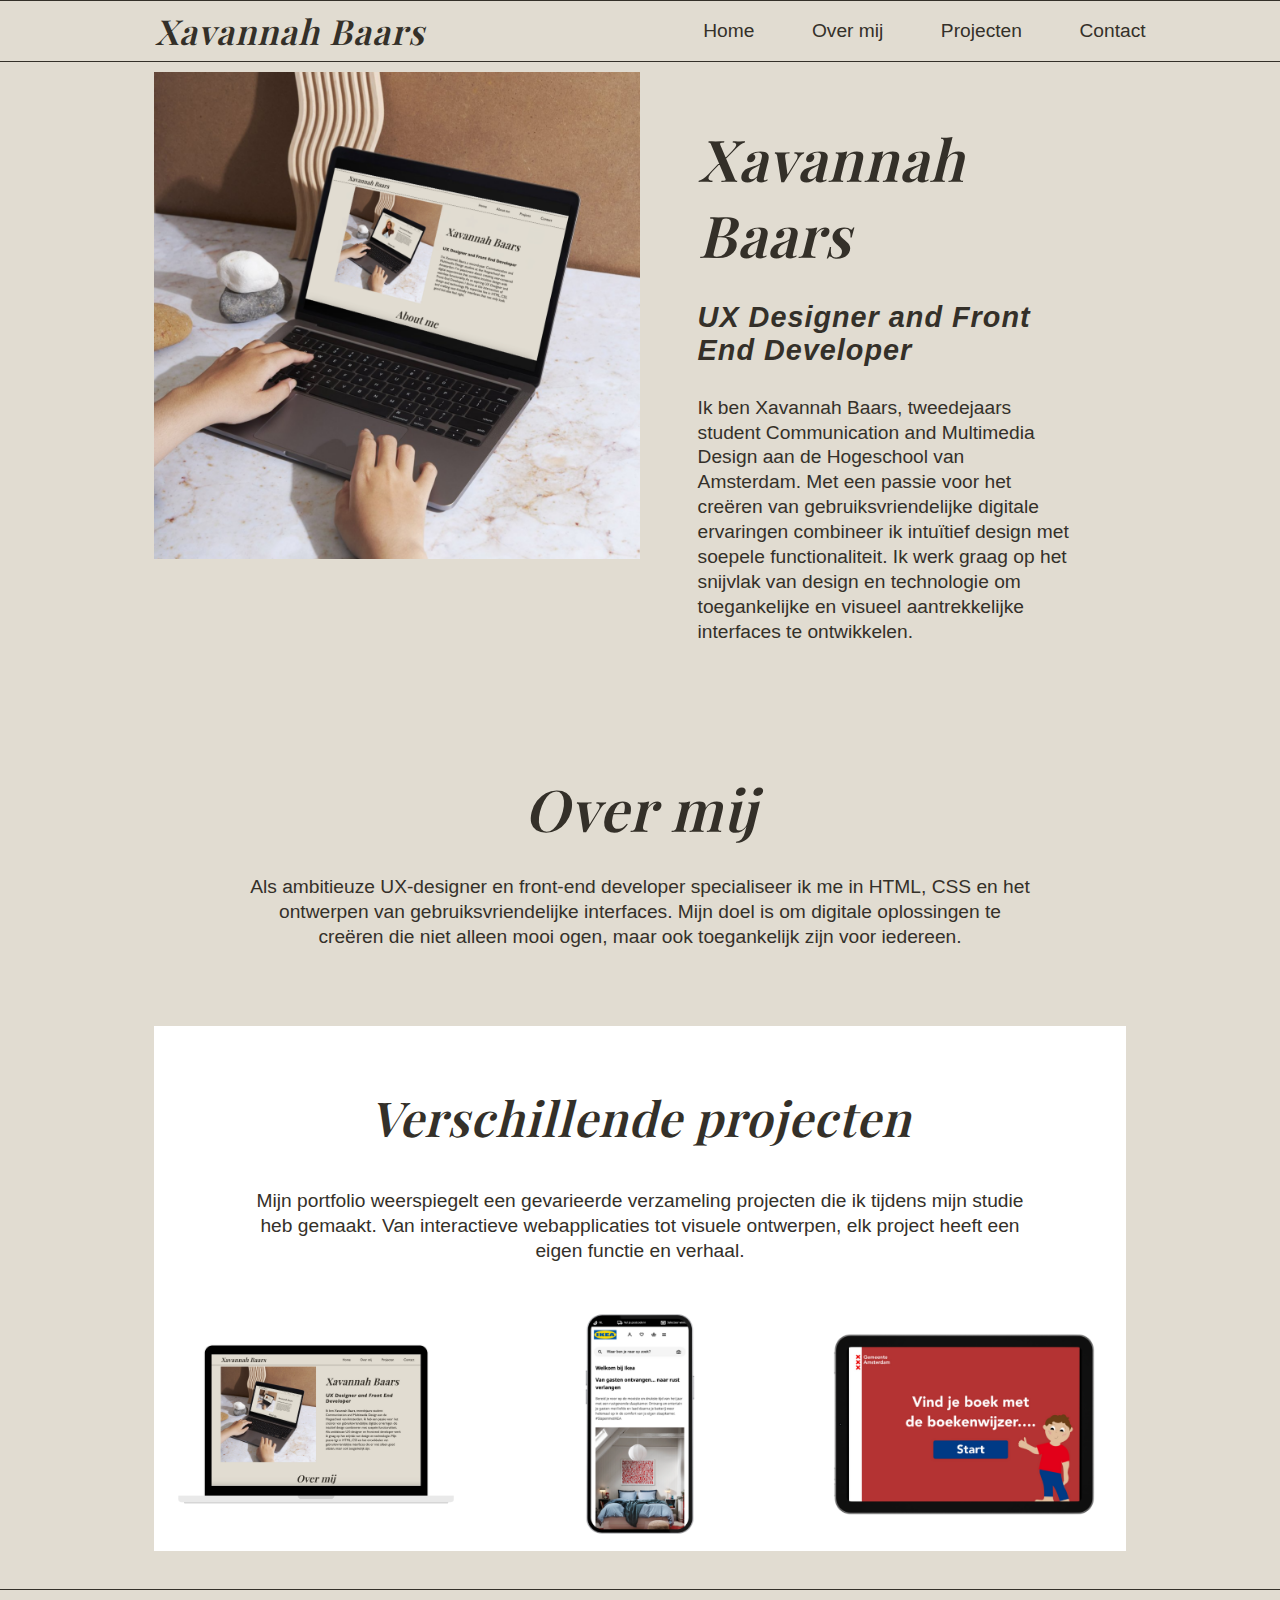
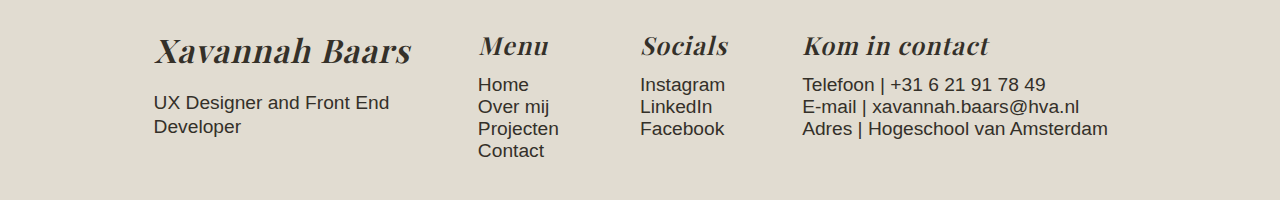
<file: index.html>
<!DOCTYPE html>
<html lang="nl">
<head>
    <meta charset="UTF-8">
    <meta name="viewport" content="width=device-width, initial-scale=1.0">
    <title>Portfolio</title>
    <link rel="stylesheet" href="css/main.css">
    <link rel="stylesheet" href="css/homepagina.css">
</head>
<body>
    <header class="navbar">
        <ul>
            <li><a href="index.html"><h1>Xavannah Baars</h1></a></li>
            <li><button><img src="images/menu-dropdown.svg"></button></li>
        </ul>
        <nav>
            <ul>
                <li><a href="index.html">Home</a></li>
                <li><a href="overmij.html">Over mij</a></li>
                <li><a href="projecten.html">Projecten</a></li>
                <li><a href="contact.html">Contact</a></li>
            </ul>
        </nav>
    </header>
    <main>
        <!-- section 1: voorblad -->
        <section>
            <div>
                <h2>Xavannah Baars</h2>
                <h3>UX Designer and Front End Developer</h3>
                <p>Ik ben Xavannah Baars, tweedejaars student Communication and Multimedia Design aan de Hogeschool van Amsterdam. Met een passie voor het creëren van gebruiksvriendelijke digitale ervaringen combineer ik intuïtief design met soepele functionaliteit. Ik werk graag op het snijvlak van design en technologie om toegankelijke en visueel aantrekkelijke interfaces te ontwikkelen.</p>
            </div>
                <img src="images/homepage.png">
        </section>
        <!-- section 2: over mij -->
        <section>
            <h2>Over mij</h2>
            <p>Als ambitieuze UX-designer en front-end developer specialiseer ik me in HTML, CSS en het ontwerpen van gebruiksvriendelijke interfaces. Mijn doel is om digitale oplossingen te creëren die niet alleen mooi ogen, maar ook toegankelijk zijn voor iedereen.</p>
        </section>
        <!-- section 3: verschillende soorten projecten heading-->
        <section>
            <h2>Verschillende projecten</h2>
            <p>Mijn portfolio weerspiegelt een gevarieerde verzameling projecten die ik tijdens mijn studie heb gemaakt. Van interactieve webapplicaties tot visuele ontwerpen, elk project heeft een eigen functie en verhaal.</p>
        </section>
         <!-- section 4: verschillende soorten projecten -->
        <section>
            <article class="container">
                <h3>IKEA Redesign</h3>
                <a href="projecten.html#portfolio"><img src="images/portfolio-1.png" alt="portfolio mock up" class="image"></a>
                <div class="middle">
                    <div class="text"><strong>Portfolio</strong></div>
                </div>
            </article>
            <article class="container">
                <h3>Portfolio</h3>
                <a href="projecten.html#ikea"><img src="images/ikea-3.png" alt="ikea redesign mock up" class="image"></a>
                <div class="middle">
                    <div class="text"><strong>IKEA Redesign</strong></div>
                </div>
            </article>
            <article class="container">
                <h3>Portfolio 1</h3>
                <a href="projecten.html#boekenwijzer"><img src="images/boekenwijzer-4.png" alt="gemeente amsterdam boekenwijzer mock up" class="image"></a>
                <div class="middle">
                    <div class="text"><strong>Gemeente Amsterdam Boekenwijzer</strong></div>
                </div>
            </article>
        </section> 
    </main>
    <footer>
        <article>
            <h2>Xavannah Baars</h2>
            <p>UX Designer and Front End Developer</p>
        </article>
        <article>
            <h3>Menu</h3>
            <ul>
                <li><a href="index.html">Home</a></li>
                <li><a href="overmij.html">Over mij</a></li>
                <li><a href="projecten.html">Projecten</a></li>
                <li><a href="contact.html">Contact</a></li>
            </ul>
        </article>
        <article>
            <h3>Socials</h3>
            <ul>
                <li><a href="https://www.instagram.com/xavannahx_/">Instagram</a></li>
                <li><a href="https://www.linkedin.com/in/xavannah-baars-1510161a3//">LinkedIn</a></li>
                <li>Facebook</li>
            </ul>
        </article>
        <article>
            <h3>Kom in contact</h3>
            <ul>
                <li><a href="tel:0621917849">Telefoon | +31 6 21 91 78 49</a></li>
                <li><a href="tel:0621917849">E-mail | xavannah.baars@hva.nl</a></li>
                <li><a href="#">Adres | Hogeschool van Amsterdam</a></li>
            </ul>
        </article>
    </footer>
</body>
    <script src="javascript.js"></script>
</html>
</file>
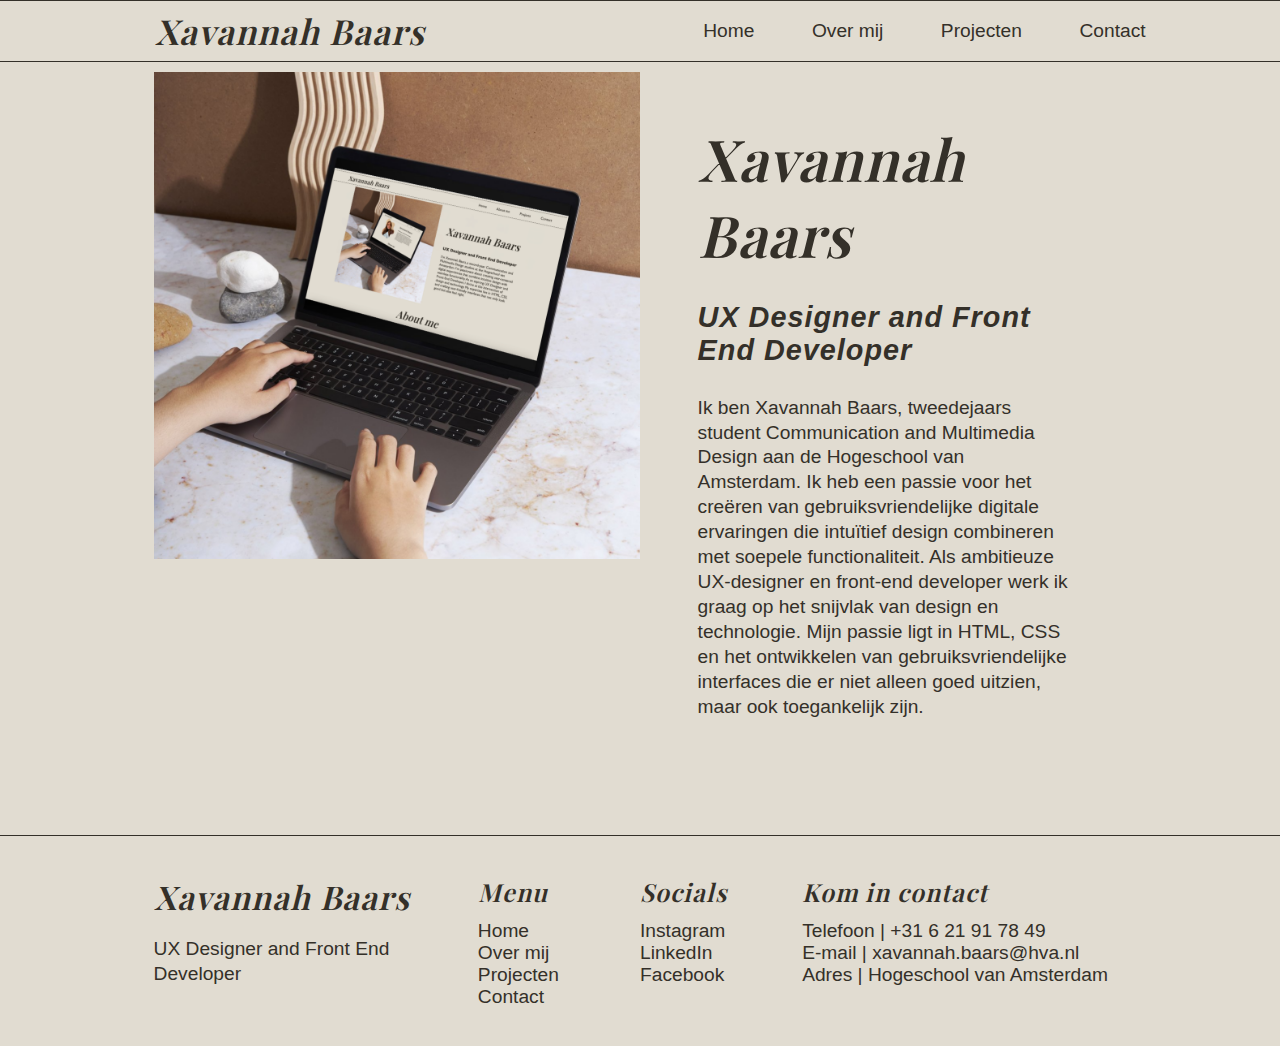
<file: contact.html>
<!DOCTYPE html>
<html lang="nl">
<head>
    <meta charset="UTF-8">
    <meta name="viewport" content="width=device-width, initial-scale=1.0">
    <title>Portfolio</title>
    <link rel="stylesheet" href="css/main.css">
    <link rel="stylesheet" href="css/homepagina.css">
</head>
<body>
    <header class="navbar">
        <ul>
            <li><a href="index.html"><h1>Xavannah Baars</h1></a></li>
            <li><button><img src="images/menu-dropdown.svg"></button></li>
        </ul>
        <nav>
            <ul>
                <li><a href="index.html">Home</a></li>
                <li><a href="overmij.html">Over mij</a></li>
                <li><a href="projecten.html">Projecten</a></li>
                <li><a href="contact.html">Contact</a></li>
            </ul>
        </nav>
    </header>
    <main>
        <!-- section 1: voorblad -->
        <section>
            <div>
                <h2>Xavannah Baars</h2>
                <h3>UX Designer and Front End Developer</h3>
                <p>Ik ben Xavannah Baars, tweedejaars student Communication and Multimedia Design aan de Hogeschool van Amsterdam. Ik heb een passie voor het creëren van gebruiksvriendelijke digitale ervaringen die intuïtief design combineren met soepele functionaliteit. Als ambitieuze UX-designer en front-end developer werk ik graag op het snijvlak van design en technologie. Mijn passie ligt in HTML, CSS en het ontwikkelen van gebruiksvriendelijke interfaces die er niet alleen goed uitzien, maar ook toegankelijk zijn.</p>
            </div>
                <img src="images/homepage.png">
        </section>
        <!-- section 2: contact -->
    </main>
    <footer>
        <article>
            <h2>Xavannah Baars</h2>
            <p>UX Designer and Front End Developer</p>
        </article>
        <article>
            <h3>Menu</h3>
            <ul>
                <li><a href="index.html">Home</a></li>
                <li><a href="overmij.html">Over mij</a></li>
                <li><a href="projecten.html">Projecten</a></li>
                <li><a href="contact.html">Contact</a></li>
            </ul>
        </article>
        <article>
            <h3>Socials</h3>
            <ul>
                <li><a href="https://www.instagram.com/xavannahx_/">Instagram</a></li>
                <li><a href="https://www.linkedin.com/in/xavannah-baars-1510161a3//">LinkedIn</a></li>
                <li>Facebook</li>
            </ul>
        </article>
        <article>
            <h3>Kom in contact</h3>
            <ul>
                <li><a href="tel:0621917849">Telefoon | +31 6 21 91 78 49</a></li>
                <li><a href="tel:0621917849">E-mail | xavannah.baars@hva.nl</a></li>
                <li><a href="#">Adres | Hogeschool van Amsterdam</a></li>
            </ul>
        </article>
    </footer>
</body>
    <script src="javascript.js"></script>
</html>
</file>
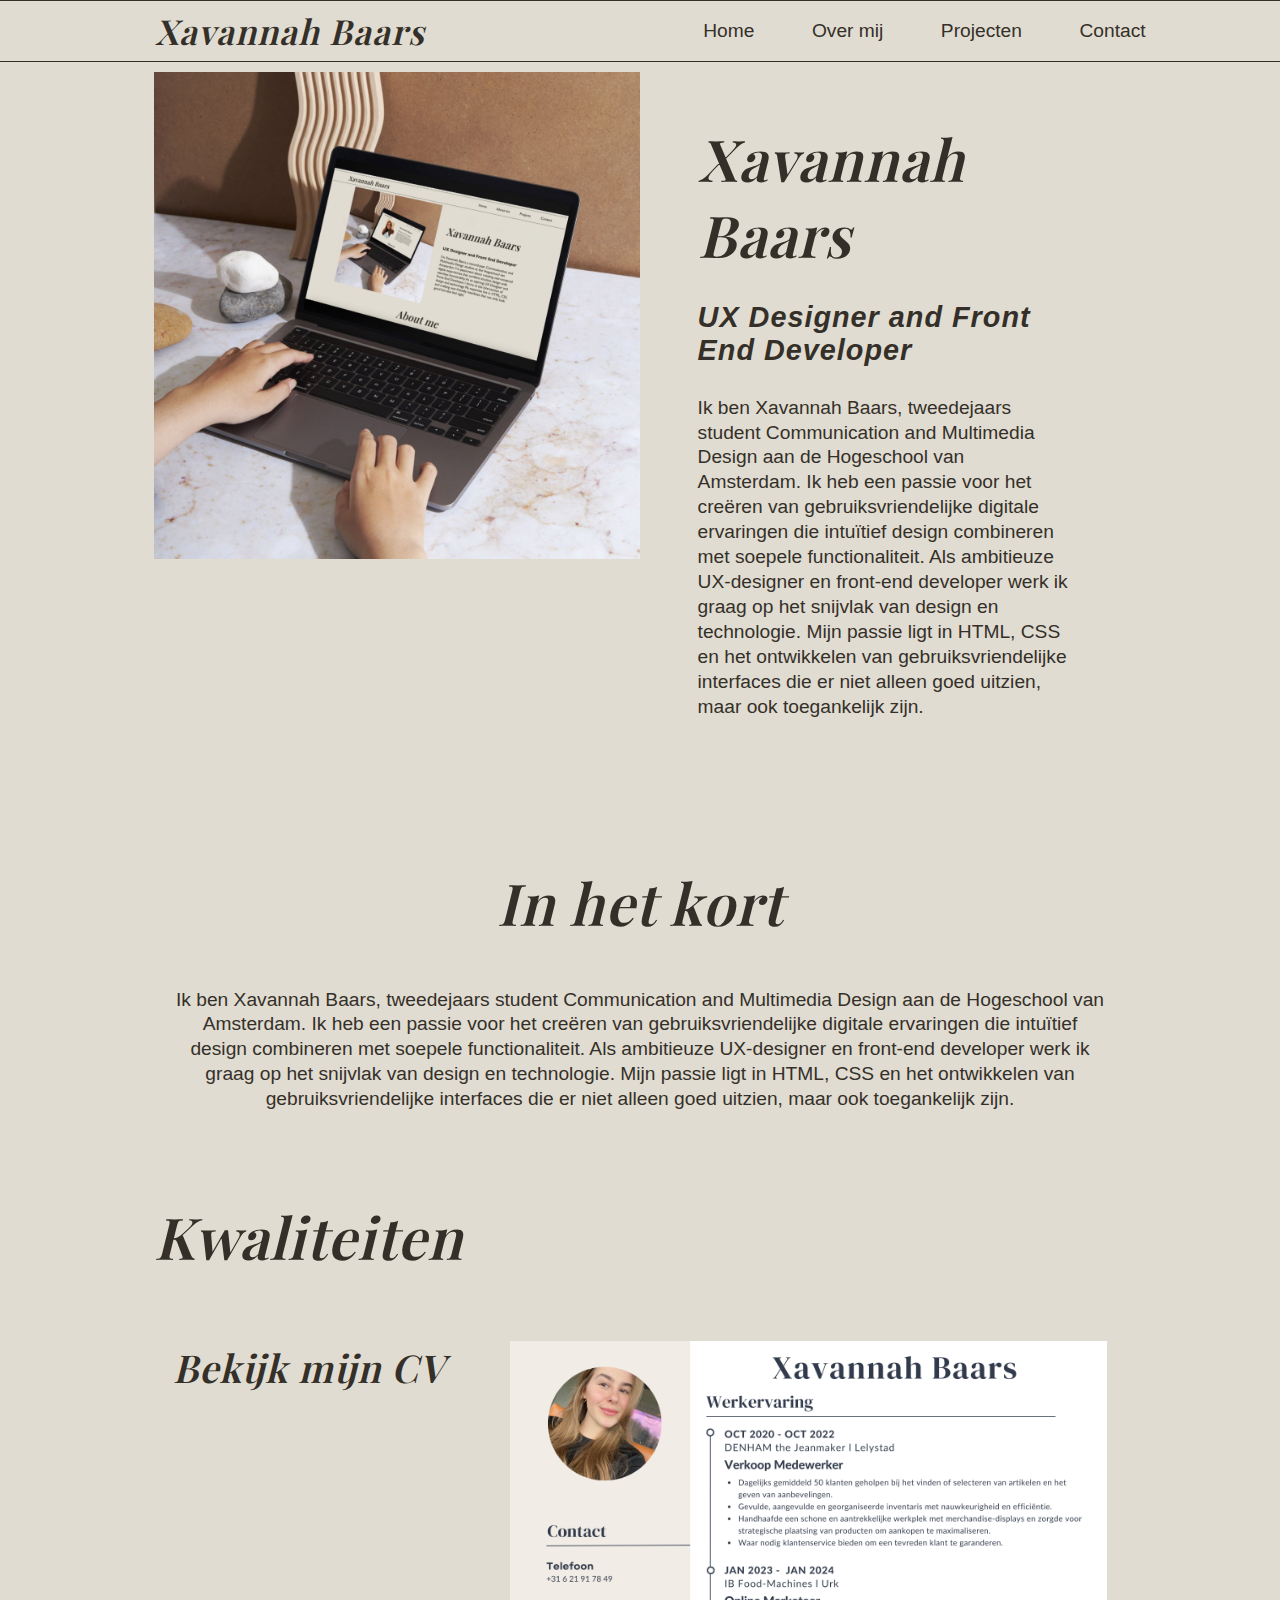
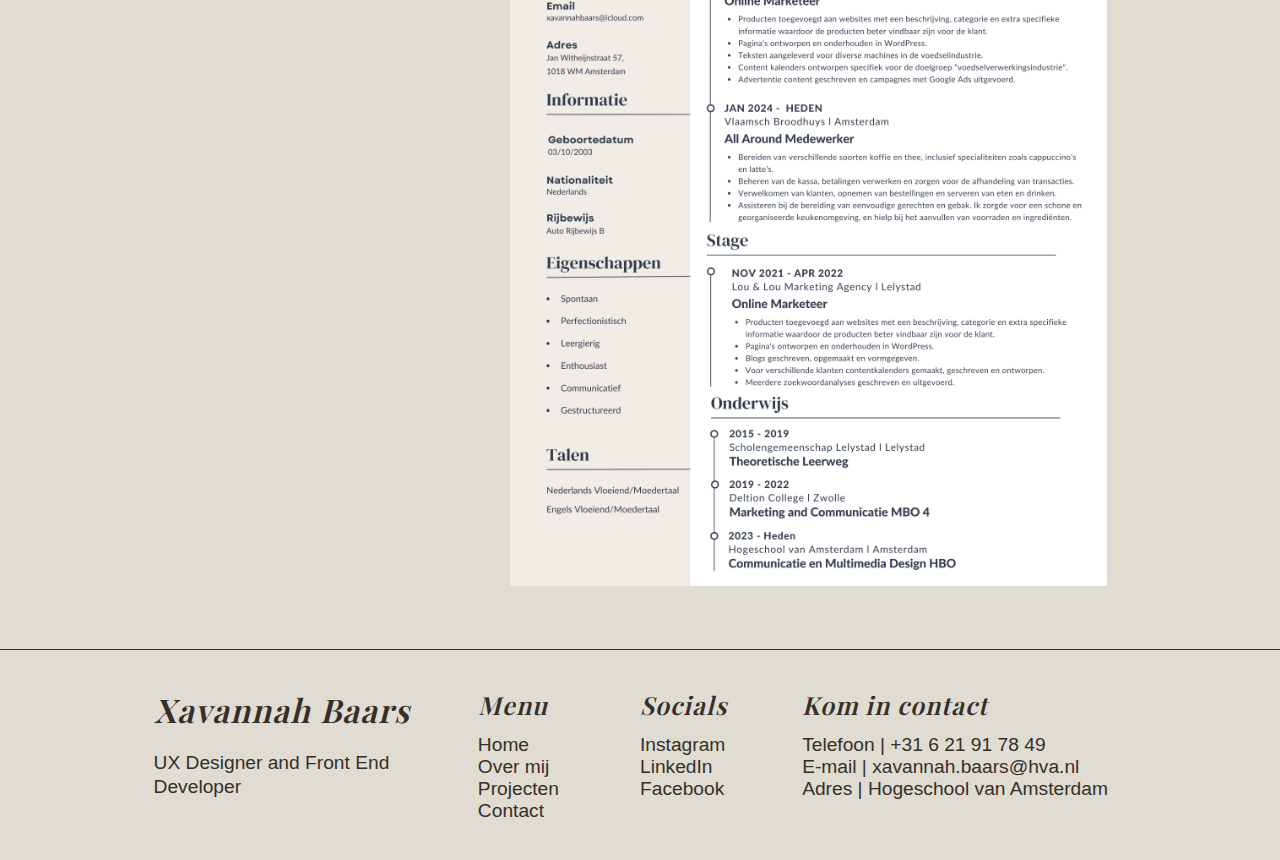
<file: overmij.html>
<!DOCTYPE html>
<html lang="nl">
<head>
    <meta charset="UTF-8">
    <meta name="viewport" content="width=device-width, initial-scale=1.0">
    <title>Portfolio</title>
    <link rel="stylesheet" href="css/main.css">
    <link rel="stylesheet" href="css/overmij.css">
</head>
<body>
    <header class="navbar">
        <ul>
            <li><a href="index.html"><h1>Xavannah Baars</h1></a></li>
            <li><button><img src="images/menu-dropdown.svg"></button></li>
        </ul>
        <nav>
            <ul>
                <li><a href="index.html">Home</a></li>
                <li><a href="overmij.html">Over mij</a></li>
                <li><a href="projecten.html">Projecten</a></li>
                <li><a href="contact.html">Contact</a></li>
            </ul>
        </nav>
    </header>
    <main>
        <!-- section 1: voorblad -->
        <section>
            <div>
                <h2>Xavannah Baars</h2>
                <h3>UX Designer and Front End Developer</h3>
                <p>Ik ben Xavannah Baars, tweedejaars student Communication and Multimedia Design aan de Hogeschool van Amsterdam. Ik heb een passie voor het creëren van gebruiksvriendelijke digitale ervaringen die intuïtief design combineren met soepele functionaliteit. Als ambitieuze UX-designer en front-end developer werk ik graag op het snijvlak van design en technologie. Mijn passie ligt in HTML, CSS en het ontwikkelen van gebruiksvriendelijke interfaces die er niet alleen goed uitzien, maar ook toegankelijk zijn.</p>
            </div>
                <img src="images/homepage.png">
        </section>
        <!-- section 2: over mij -->
        <section>
            <h2>In het kort</h2>
            <p>Ik ben Xavannah Baars, tweedejaars student Communication and Multimedia Design aan de Hogeschool van Amsterdam. Ik heb een passie voor het creëren van gebruiksvriendelijke digitale ervaringen die intuïtief design combineren met soepele functionaliteit. Als ambitieuze UX-designer en front-end developer werk ik graag op het snijvlak van design en technologie. Mijn passie ligt in HTML, CSS en het ontwikkelen van gebruiksvriendelijke interfaces die er niet alleen goed uitzien, maar ook toegankelijk zijn.</p>
        </section>

        <section>
            <h2>Kwaliteiten</h2>
    </section>
        <!-- section 4: CV -->
        <section>
                <h3>Bekijk mijn CV</h3>
                <a href="images/xavannah-baars-cv.pdf" attributes-list download><img src="images/xavannah-baars-cv.png" alt=" cv xavannah baars"></a>
        </section>
    </main>
    <footer>
        <article>
            <h2>Xavannah Baars</h2>
            <p>UX Designer and Front End Developer</p>
        </article>
        <article>
            <h3>Menu</h3>
            <ul>
                <li><a href="index.html">Home</a></li>
                <li><a href="overmij.html">Over mij</a></li>
                <li><a href="projecten.html">Projecten</a></li>
                <li><a href="contact.html">Contact</a></li>
            </ul>
        </article>
        <article>
            <h3>Socials</h3>
            <ul>
                <li><a href="https://www.instagram.com/xavannahx_/">Instagram</a></li>
                <li><a href="https://www.linkedin.com/in/xavannah-baars-1510161a3//">LinkedIn</a></li>
                <li>Facebook</li>
            </ul>
        </article>
        <article>
            <h3>Kom in contact</h3>
            <ul>
                <li><a href="tel:0621917849">Telefoon | +31 6 21 91 78 49</a></li>
                <li><a href="tel:0621917849">E-mail | xavannah.baars@hva.nl</a></li>
                <li><a href="#">Adres | Hogeschool van Amsterdam</a></li>
            </ul>
        </article>
    </footer>
</body>
    <script src="javascript.js"></script>
</html>
</file>
<file: css/main.css>
/* Fonts */

@font-face {
    font-family: "Playfair Display";
    src: url('../fonts/PlayfairDisplay-VariableFont_wght.ttf');
    font-weight: 600;
}

:root {
    /* HET KLEURENPALET */
    --color-text:#343029;
    --color-text2:#343029;
    --color-bg:#e1dcd1;
    --color-bg-white:#ffffff;
    
    --color-bg-button:#5B5448;
    
    --color-accent: #5B5448;
    --color-accent2: #ffffff;
}

@media (prefers-color-scheme:dark) {
    :root {
      --color-text:#ffffff;
      --color-text2:#343029;
      --color-bg:#5B5448;
      
      --color-bg-button:#D4C9B5;
      
      --color-accent: #D4C9B5;
      --color-accent2: #D4C9B5;
    }
  }


  html {
    scroll-behavior: smooth;
}
/* Body */ 

body {
    margin: 0;
    font-family: 'Gill Sans', 'Gill Sans MT', Calibri, 'Trebuchet MS', sans-serif;
    font-size: 1.2em;
    color: var(--color-text);
    background-color: var(--color-bg);
}

h1 {
    margin: 0;
    font-family: "Playfair Display";
    font-style: italic;
    font-size: 1.8em;
    letter-spacing: 1px;
}


h2 {
    font-family: "Playfair Display";
    font-style: italic;
    font-size: 3em;
    letter-spacing: 1px;
}

h3 {
    font-family: "Playfair Display";
    font-style: italic;
    font-size: 2em;
    letter-spacing: 1px;
}

p { 
    line-height: 1.3em;
}

/* Header */

header {
    position: sticky;
}

header ul:nth-of-type(1) {
    margin: 0;
    display: flex;
    justify-content: space-between;
    align-items: center;
    list-style: none;
}

header nav {
    position: fixed;
    inset: 0;
    background-color: var(--color-bg);
    z-index: 1;
    translate: -100%;
    transition: 0.5s;
}

header nav.open {
    translate: 0;
}
 
header img {
    width: 25px;
    height: 25px;

}

header button {
    position: relative;
    z-index: 2;
    background-color: var(--color-bg);
    border: none;
}

header nav ul {
    padding: 0;
}

header nav li {
    list-style: none;
    margin-left: 1em;
    padding: 1em;
}

.navbar {
    border-top: 1px solid var(--color-text);
    border-bottom: 1px solid var(--color-text);
}

header nav ul:nth-of-type(1) {
    display: flex;
    flex-direction: column;
    align-items:baseline;
}

a { 
    color: var(--color-text);
    text-decoration: none;
}

a:hover, a:active, a:focus {
    color:  var(--color-accent);
}

.nav-link-selected {
    color:  var(--color-accent);
}


/* main */



/* Footer */

footer {
    padding: 1em;
    border-top: 1px solid var(--color-text);
}

footer article li{
    list-style: none;
}

footer article ul{
    padding: 0;
    margin: 0;
}

footer h2 {
    margin: 0;
    font-size: 1.7em;
}

footer h3 {
    margin: 0;
    font-size: 1.3em;
    padding-bottom: 0.5em;
}

footer article:nth-of-type(2) {
    display: none;
}

footer article:nth-of-type(3) {
    display: none;
}

@media (width > 800px) {
    header {
        padding-right: 3em;
        padding-left: 3em;
        display: flex;
        justify-content: space-between;
        align-items: center;
    }
    header nav {
        position: relative;
        background-color: none;
        translate: 0;
        transition: 0.5s;
    }

    header nav ul:nth-of-type(1) {
        flex-direction: unset;
        align-items: center;
        justify-content: space-between;
    }

    header button {
        display: none;
    }

    main {
        margin-right: 4em;
        margin-left: 4em;
    }

    footer {
        padding-right: 3em;
        padding-left: 3em;
        display: grid;
        grid-template-columns: 2fr 1fr 1fr 2fr;
        margin-top: 2em;
        padding-top: 2em;
        padding-bottom: 2em;
        border-top: 1px solid var(--color-text);
    }
    
    footer h3 {
        margin: 0;
        font-size: 1.3em;
        padding-bottom: 0.5em;
    }

    footer article:nth-of-type(2) {
        display: unset;
    }
    
    footer article:nth-of-type(3) {
        display: unset;
    }
}

@media (width > 1000px) {
    header {
        padding-right: 6em;
        padding-left: 6em;
    }

    main {
        margin-right: 8em;
        margin-left: 8em;
    }
    footer {
        padding-right: 8em;
        padding-left: 8em;
    }
}
</file>
<file: css/homepagina.css>
/* section intro */

section:nth-of-type(1) {
    display: grid;
    grid-template-columns: 1fr;
}

section:nth-of-type(1) h2 {
    margin: 0;
}

section:nth-of-type(1) h3 {
    font-family: 'Gill Sans', 'Gill Sans MT', Calibri, 'Trebuchet MS', sans-serif;
    font-size: 1.5em;
}

section:nth-of-type(1) div {
    margin: 1em;
}

section:nth-of-type(1) img {
    padding-top: 10px;
    grid-row: 1;
    width: 100%;
    height: auto;
}

/* section about me */

section:nth-of-type(2) {
    color: var(--color-text);
    padding: 1em;
    text-align: center;
}


section:nth-of-type(2) h2 {
    margin-top: 0;
}

/* section 3  */

section:nth-of-type(3) {
    background-color: var(--color-bg-white);
    color: var(--color-text2);
    padding: 1em;
    text-align: center;
}

section:nth-of-type(3) h2 {
    font-size: 2.5em;
}

/* section 4 */

section:nth-of-type(4) {
    background-color: var(--color-bg-white);
    color: var(--color-text2);
    display: grid;
    grid-template-columns: 1fr;
}

section:nth-of-type(4) h3 {
    margin: 0;
    padding-left: 1em;
}

section:nth-of-type(4) img {
    width: 100%;
    height: auto;
    transition: .5s ease;
}
   
/* hover image */

.container {
    position: relative;
    /* width: 50%; */
  }
  
  .middle {
    transition: .5s ease;
    opacity: 0;
    position: absolute;
    top: 40%;
    left: 50%;
    transform: translate(-50%, -50%);
    -ms-transform: translate(-50%, -50%);
    text-align: center;
  }
  
  .container:hover .image {
    opacity: 0.3;
  }
  
  .container:hover .middle {
    opacity: 1;
  }
  
  .text {
    font-family: "Playfair Display";
    color: var(--color-accent);
    font-size: 1em;
    padding: 16px 32px;
  }


  @media (width > 800px) {

    section:nth-of-type(1) {
        display: grid;
        grid-template-columns: 1fr 1fr;
        grid-template-rows: 1fr;
    }

    section:nth-of-type(1) div {
        margin: 3em;
    }

    section:nth-of-type(1) div:nth-of-type(2) {
        grid-column: 2;
        width: 100%;
        height: auto;
    }
    
    
    section:nth-of-type(2) {
        padding-left: 5em;
        padding-right: 5em;
    }

    section:nth-of-type(2) h2 {
        margin: 0.5em;
    }



    section:nth-of-type(3) {
        margin-top: 2em;
        padding-left: 5em;
        padding-right: 5em;
    }

    section:nth-of-type(4) {
        grid-template-columns: 1fr 1fr 1fr;
    }

    section:nth-of-type(4) h3 {
        display: none;
    }
}
</file>
<file: css/overmij.css>
/* section intro */

section:nth-of-type(1) {
    display: grid;
    grid-template-columns: 1fr;
}

section:nth-of-type(1) h2 {
    margin: 0;
}

section:nth-of-type(1) h3 {
    font-family: 'Gill Sans', 'Gill Sans MT', Calibri, 'Trebuchet MS', sans-serif;
    font-size: 1.5em;
}

section:nth-of-type(1) div {
    margin: 1em;
}

section:nth-of-type(1) img {
    padding-top: 10px;
    grid-row: 1;
    width: 100%;
    height: auto;
}

/* section 2: over mij */


section:nth-of-type(2) {
    color: var(--color-text2);
    padding: 1em;
    text-align: center;
}

section:nth-of-type(4)  {
    padding: 1em;
}

section:nth-of-type(4)  h3 {
    margin-top: 0;
}
section:nth-of-type(4) img {
    width: 100%;
    height: auto;
}

@media (width > 800px) {

    section:nth-of-type(1) {
        display: grid;
        grid-template-columns: 1fr 1fr;
        grid-template-rows: 1fr;
    }

    section:nth-of-type(1) div {
        margin: 3em;
    }

    section:nth-of-type(1) div:nth-of-type(2) {
        grid-column: 2;
        width: 100%;
        height: auto;
    }

    section:nth-of-type(4) {
        display: grid;
        grid-template-columns: 1fr 2fr;
        gap: 2em;
    }
}
</file>
